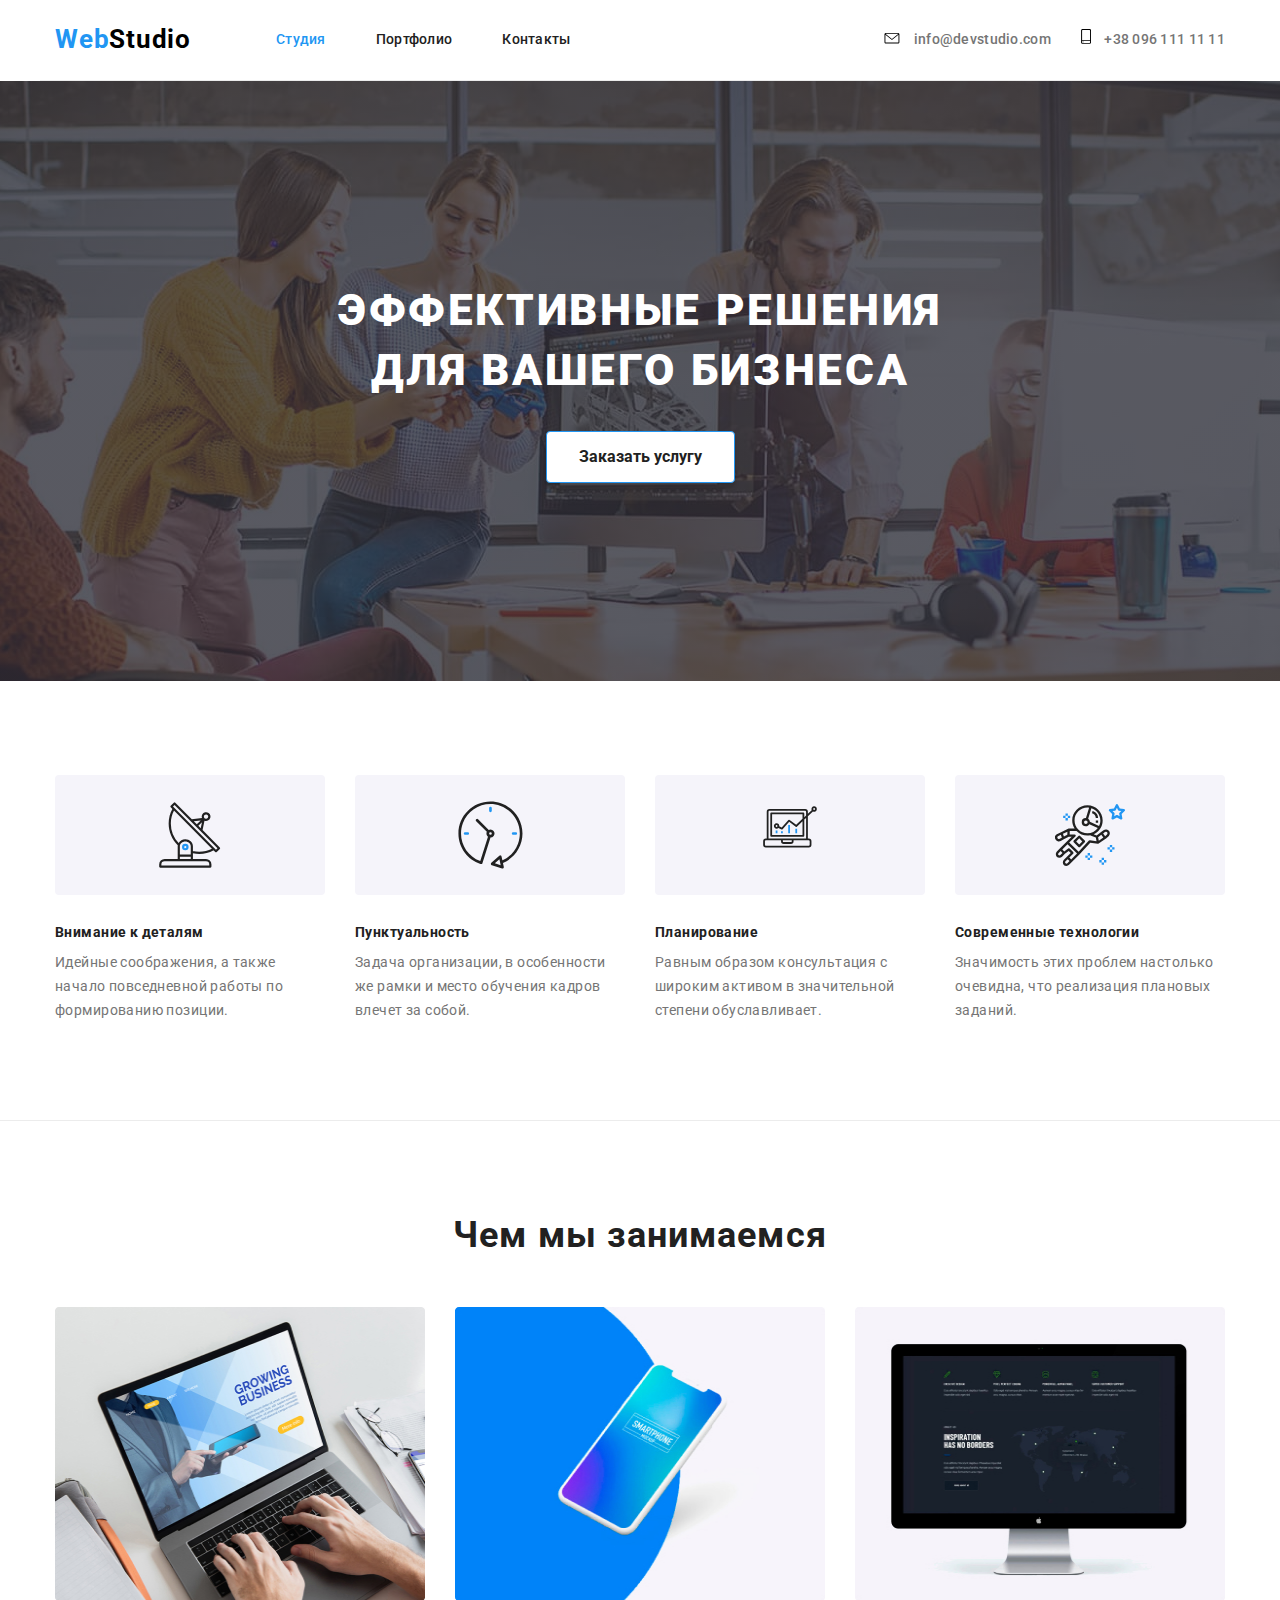
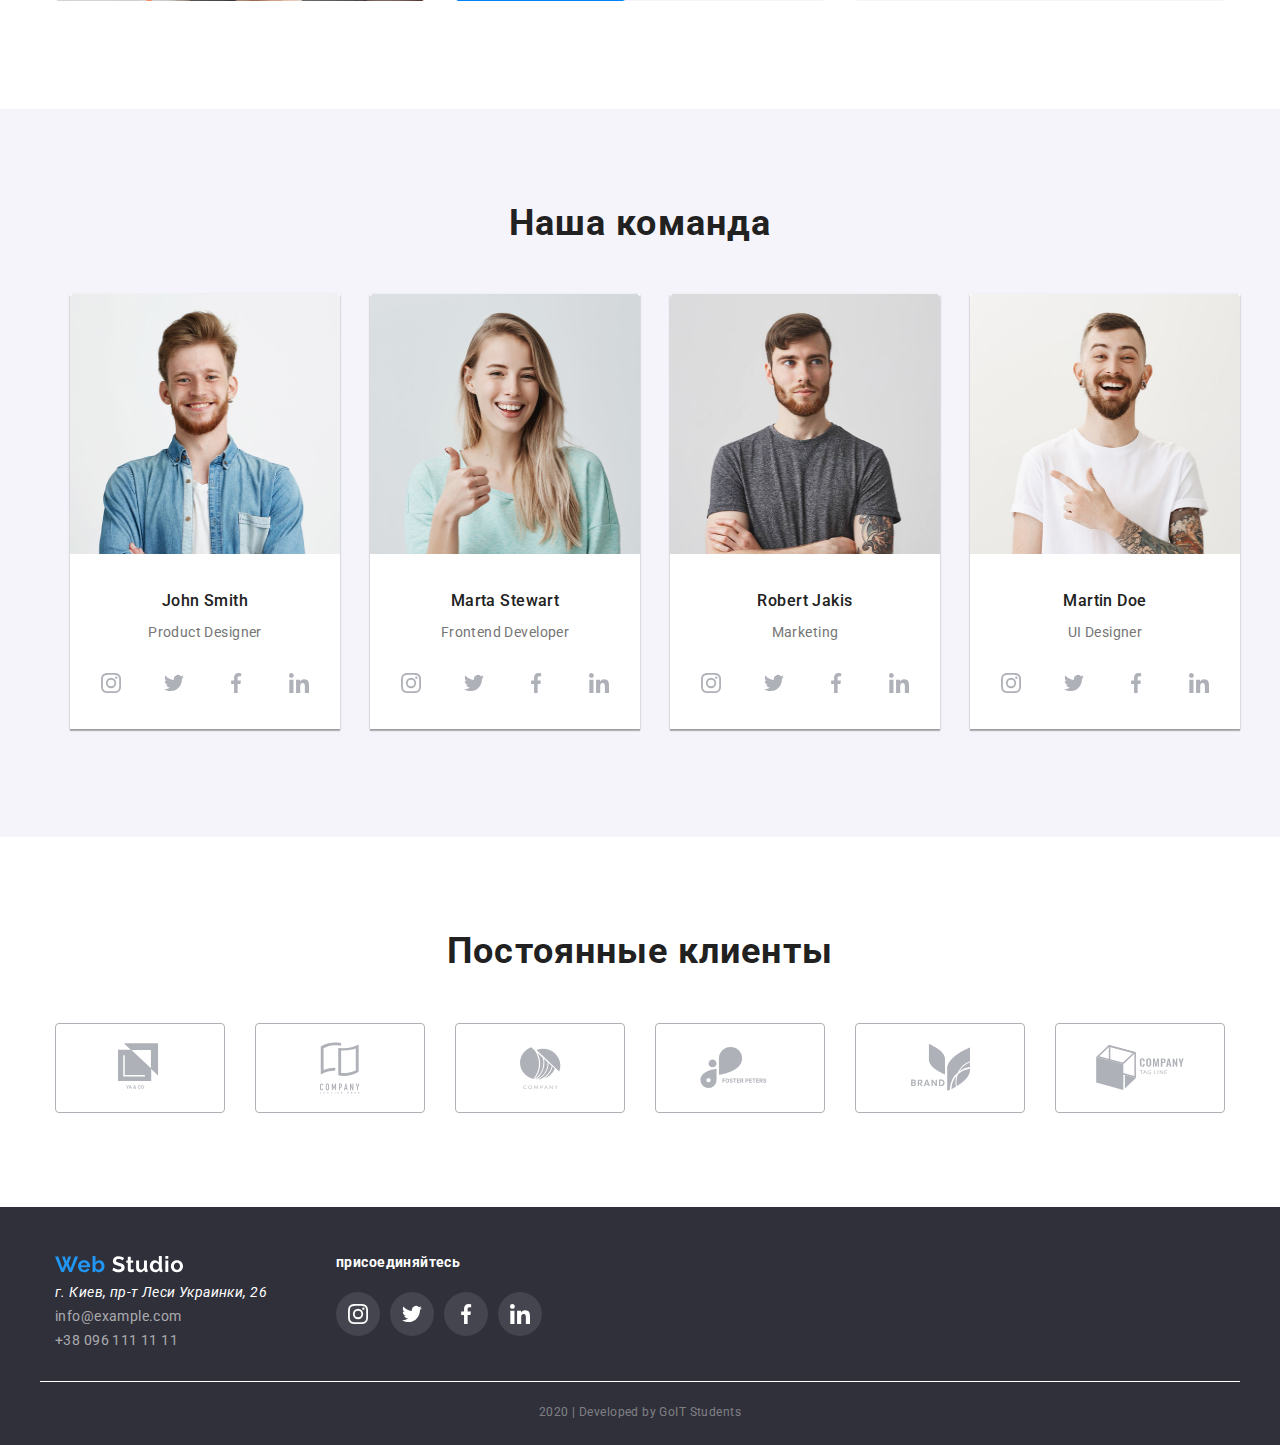
<file: index.html>
<!DOCTYPE html>
<html lang="ru">
  <head>
    <meta charset="UTF-8" />
    <meta name="viewport" content="width=device-width, initial-scale=1.0" />
    <title>Document</title>
    <link
      href="https://cdnjs.cloudflare.com/ajax/libs/modern-normalize/0.6.0/modern-normalize.min.css"
      rel="stylesheet"
    />
    <link rel="stylesheet" href="./css/style.css" />
    <link
      href="https://fonts.googleapis.com/css2?family=Roboto&display=swap"
      rel="stylesheet"
    />
  </head>
  <body class="page list">
    <!--Шапка сайта-->
    <header>
      <div class="conteiner main-nav">
        <nav class="nav-left">
          <a href="#" class="logo"
            ><p><span>Web</span>Studio</p></a
          >
          <!--навигация по сайту-->
          <ul class="site-nav list">
            <li class="item">
              <a href="./index.html" class="link current">Студия</a>
            </li>
            <li class="item">
              <a href="./portfolio.html" class="link">Портфолио</a>
            </li>
            <li class="item"><a href="#" class="link">Контакты</a></li>
          </ul>
        </nav>
        <!--контакты в шапке-->
        <ul class="site-contact list">
          <li class="item">
            <svg class="item-icon-mail">
              <use href="./images/symbol-contact.svg#icon-maill"></use>
            </svg>
            <a href="mailto:info@devstudio.com" class="link"
              >info@devstudio.com</a
            >
          </li>
          <li class="item">
            <svg class="item-icon-hone">
              <use href="./images/symbol-contact.svg#icon-hone"></use>
            </svg>
            <a href="tel:+380961111111" class="link">+38 096 111 11 11</a>
          </li>
        </ul>
      </div>
    </header>
    <main>
      <!--Герой-->
      <section class="hero section">
        <div class="hero-back">
          <h1 class="hero-title">
            эффективные решения <br />
            для вашего бизнеса
          </h1>
          <button type="button" class="btn">Заказать услугу</button>
        </div>
      </section>
      <!--преимущества-->
      <section class="section advan">
        <div class="conteiner">
          <h2 class="section-title list zorro">наши преимущества</h2>
          <ul class="advantages">
            <li class="advantages-list">
              <div class="pic-block">
                <svg class="pic-antenna">
                  <use href="./images/symbol-advantages.svg#icon-antenna"></use>
                </svg>
              </div>
              <h3 class="sub-title">Внимание к деталям</h3>
              <p>
                Идейные соображения, а также начало повседневной работы по
                формированию позиции.
              </p>
            </li>
            <li class="advantages-list">
              <div class="pic-block">
                <svg class="pic-clock">
                  <use href="./images/symbol-advantages.svg#icon-clock"></use>
                </svg>
              </div>
              <h3 class="sub-title">Пунктуальность</h3>
              <p>
                Задача организации, в особенности же рамки и место обучения
                кадров влечет за собой.
              </p>
            </li>
            <li class="advantages-list">
              <div class="pic-block">
                <svg class="pic-diagram">
                  <use href="./images/symbol-advantages.svg#icon-diagram"></use>
                </svg>
              </div>
              <h3 class="sub-title">Планирование</h3>
              <p>
                Равным образом консультация с широким активом в значительной
                степени обуславливает.
              </p>
            </li>
            <li class="advantages-list">
              <div class="pic-block">
                <svg class="pic-astronavt">
                  <use
                    href="./images/symbol-advantages.svg#icon-astronaut"
                  ></use>
                </svg>
              </div>
              <h3 class="sub-title">Современные технологии</h3>
              <p>
                Значимость этих проблем настолько очевидна, что реализация
                плановых заданий.
              </p>
            </li>
          </ul>
        </div>
      </section>
      <!--Наши работы-->
      <section class="section">
        <div class="conteiner">
          <h2 class="section-title">Чем мы занимаемся</h2>
          <ul class="works">
            <li class="works-list">
              <img
                src="./images/img.jpg"
                alt="ноутбук"
                width="370px"
                height="294px"
              />
              <a href="#" class="sub-title">Десктопные приложения</a>
            </li>
            <li class="works-list">
              <img
                src="./images/box.jpg"
                alt="смартфон"
                width="370px"
                height="294px"
              />
              <a href="#" class="sub-title">Мобильные приложения</a>
            </li>
            <li class="works-list">
              <img
                src="./images/img(1).jpg"
                alt="моноблок"
                width="370px"
                height="294px"
              />
              <a href="#" class="sub-title">Дизайнерские решения</a>
            </li>
          </ul>
        </div>
      </section>
      <!--Наша команда-->
      <section class="section personal">
        <div class="conteiner">
          <h2 class="section-title">Наша команда</h2>
          <ul class="comand conteiner">
            <li class="item">
              <img
                src="./images/foto1.jpg"
                alt="foto John Smith"
                width="270px"
                height="260px"
                class="pers-foto"
              />
              <h3 class="sub-title">John Smith</h3>
              <p>Product Designer</p>
              <div class="contact-person">
                <a href="#" class="pict">
                  <svg class="icon-insta" width="20" height="20">
                    <use href="./images/symbol-comand.svg#icon-instagram"></use>
                  </svg>
                </a>
                <a href="#" class="pict">
                  <svg class="icon-insta" width="20" height="20">
                    <use href="./images/symbol-comand.svg#icon-twitter"></use>
                  </svg>
                </a>
                <a href="#" class="pict">
                  <svg class="icon-insta" width="20" height="20">
                    <use href="./images/symbol-comand.svg#icon-facebook"></use>
                  </svg>
                </a>
                <a href="#" class="pict">
                  <svg class="icon-insta" width="20" height="20">
                    <use href="./images/symbol-comand.svg#icon-linkedin"></use>
                  </svg>
                </a>
              </div>
            </li>
            <li class="item">
              <img
                src="./images/foto2.jpg"
                alt="foto Marta Stewart"
                width="270px"
                height="260px"
                class="pers-foto"
              />
              <h3 class="sub-title">Marta Stewart</h3>
              <p>Frontend Developer</p>
              <div class="contact-person">
                <a href="#" class="pict">
                  <svg class="icon-insta" width="20" height="20">
                    <use href="./images/symbol-comand.svg#icon-instagram"></use>
                  </svg>
                </a>
                <a href="#" class="pict">
                  <svg class="icon-insta" width="20" height="20">
                    <use href="./images/symbol-comand.svg#icon-twitter"></use>
                  </svg>
                </a>
                <a href="#" class="pict">
                  <svg class="icon-insta" width="20" height="20">
                    <use href="./images/symbol-comand.svg#icon-facebook"></use>
                  </svg>
                </a>
                <a href="#" class="pict">
                  <svg class="icon-insta" width="20" height="20">
                    <use href="./images/symbol-comand.svg#icon-linkedin"></use>
                  </svg>
                </a>
              </div>
            </li>
            <li class="item">
              <img
                src="./images/foto3.jpg"
                alt="foto Robert Jakis"
                width="270px"
                height="260px"
                class="pers-foto"
              />
              <h3 class="sub-title">Robert Jakis</h3>
              <p>Marketing</p>
              <div class="contact-person">
                <a href="#" class="pict">
                  <svg class="icon-insta" width="20" height="20">
                    <use href="./images/symbol-comand.svg#icon-instagram"></use>
                  </svg>
                </a>
                <a href="#" class="pict">
                  <svg class="icon-insta" width="20" height="20">
                    <use href="./images/symbol-comand.svg#icon-twitter"></use>
                  </svg>
                </a>
                <a href="#" class="pict">
                  <svg class="icon-insta" width="20" height="20">
                    <use href="./images/symbol-comand.svg#icon-facebook"></use>
                  </svg>
                </a>
                <a href="#" class="pict">
                  <svg class="icon-insta" width="20" height="20">
                    <use href="./images/symbol-comand.svg#icon-linkedin"></use>
                  </svg>
                </a>
              </div>
            </li>
            <li class="item">
              <img
                src="./images/foto4.jpg"
                alt="foto Martin Doe"
                width="270px"
                height="260px"
                class="pers-foto"
              />
              <h3 class="sub-title">Martin Doe</h3>
              <p>UI Designer</p>
              <div class="contact-person">
                <a href="#" class="pict">
                  <svg class="icon-insta" width="20" height="20">
                    <use href="./images/symbol-comand.svg#icon-instagram"></use>
                  </svg>
                </a>
                <a href="#" class="pict">
                  <svg class="icon-insta" width="20" height="20">
                    <use href="./images/symbol-comand.svg#icon-twitter"></use>
                  </svg>
                </a>
                <a href="#" class="pict">
                  <svg class="icon-insta" width="20" height="20">
                    <use href="./images/symbol-comand.svg#icon-facebook"></use>
                  </svg>
                </a>
                <a href="#" class="pict">
                  <svg class="icon-insta" width="20" height="20">
                    <use href="./images/symbol-comand.svg#icon-linkedin"></use>
                  </svg>
                </a>
              </div>
            </li>
          </ul>
        </div>
      </section>
      <!--Клиены-->
      <section class="section clients">
        <div class="conteiner">
          <h2 class="section-title">Постоянные клиенты</h2>
          <ul class="clients-logo list">
            <li>
              <a class="client-pict" href="#">
                <div class="logo-client-block">
                  <svg class="client-logo" width="44.27px" height="49.23px">
                    <use href="./images/symbol-client.svg#icon-logo1"></use>
                  </svg>
                </div>
              </a>
            </li>
            <li>
              <a class="client-pict" href="#">
                <div class="logo-client-block">
                  <svg class="client-logo" width="40px" height="52px">
                    <use href="./images/symbol-client.svg#icon-logo2"></use>
                  </svg>
                </div>
              </a>
            </li>
            <li>
              <a class="client-pict" href="#">
                <div class="logo-client-block">
                  <svg class="client-logo" width="41px" height="42.6px">
                    <use href="./images/symbol-client.svg#icon-logo3"></use>
                  </svg>
                </div>
              </a>
            </li>
            <li>
              <a class="client-pict" href="#">
                <div class="logo-client-block">
                  <svg class="client-logo" width="79.66px" height="42.02px">
                    <use href="./images/symbol-client.svg#icon-logo4"></use>
                  </svg>
                </div>
              </a>
            </li>
            <li>
              <a class="client-pict" href="#">
                <div class="logo-client-block">
                  <svg class="client-logo" width="59px" height="47px">
                    <use href="./images/symbol-client.svg#icon-logo5"></use>
                  </svg>
                </div>
              </a>
            </li>
            <li>
              <a class="client-pict" href="#">
                <div class="logo-client-block">
                  <svg class="client-logo" width="88.48px" height="45.44px">
                    <use href="./images/symbol-client.svg#icon-logo6"></use>
                  </svg>
                </div>
              </a>
            </li>
          </ul>
        </div>
      </section>
    </main>
    <!--Подвал-->
    <footer>
      <section class="section-footer">
        <div class="footer-section conteiner">
          <!--Адресс фут-->
          <div class="adress">
            <a href="#"><img src="./images/WebStudio.svg" alt="logo" /></a>
            <address>
              <p class="street">г. Киев, пр-т Леси Украинки, 26</p>
            </address>
            <a href="mailto:info@example.com" class="contact"
              >info@example.com</a
            >
            <a href="tel:+380961111111" class="contact">+38 096 111 11 11</a>
          </div>
          <!--Соц сети-->
          <div class="doit">
            <h2 class="sub-title">присоединяйтесь</h2>
            <ul class="pict-foot list">
              <li class="cosial-pict">
                <a href="#" class="pict">
                  <svg class="icon-foot" width="20" height="20">
                    <use href="./images/symbol-comand.svg#icon-instagram"></use>
                  </svg>
                </a>
              </li>
              <li class="cosial-pict">
                <a href="#" class="pict">
                  <svg class="icon-foot" width="20" height="20">
                    <use href="./images/symbol-comand.svg#icon-twitter"></use>
                  </svg>
                </a>
              </li>
              <li class="cosial-pict">
                <a href="#" class="pict">
                  <svg class="icon-foot" width="20" height="20">
                    <use href="./images/symbol-comand.svg#icon-facebook"></use>
                  </svg>
                </a>
              </li>
              <li class="cosial-pict">
                <a href="#" class="pict">
                  <svg class="icon-foot" width="20" height="20">
                    <use href="./images/symbol-comand.svg#icon-linkedin"></use>
                  </svg>
                </a>
              </li>
            </ul>
          </div>
          <!--Форма Подписки-->
          <!--<div class="subscribe">
          <h2 class="sub-title">Подпишитесь на рассылку</h2>
        </div>-->
        </div>
      </section>
      <!--Создано-->
      <section class="cop">
        <p class="create conteiner">2020 | Developed by GoIT Students</p>
      </section>
    </footer>
  </body>
</html>
</file>
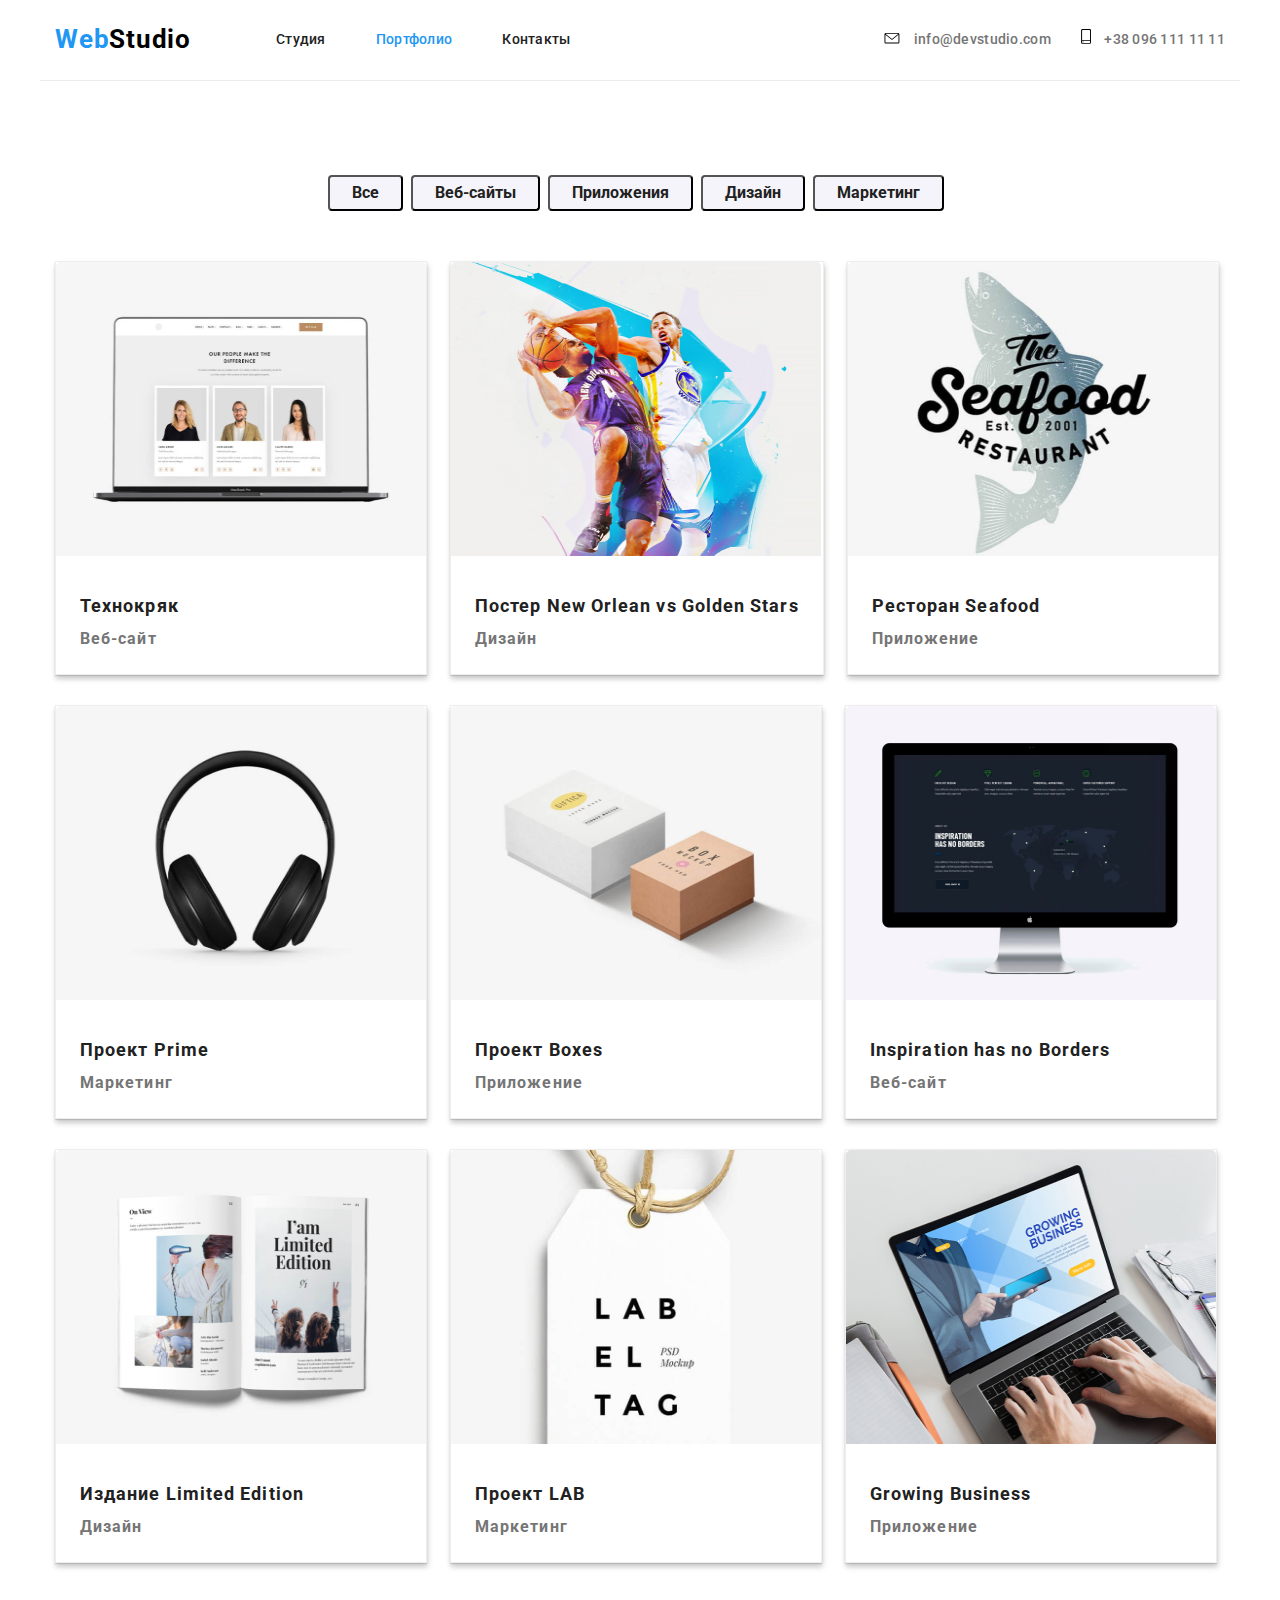
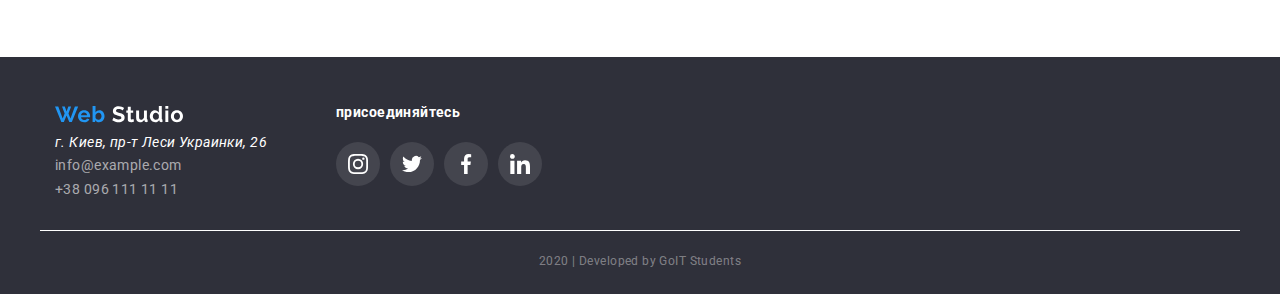
<file: portfolio.html>
<!DOCTYPE html>
<html lang="ru">
  <head>
    <meta charset="UTF-8" />
    <meta name="viewport" content="width=device-width, initial-scale=1.0" />
    <title>Document</title>
    <link
      href="https://cdnjs.cloudflare.com/ajax/libs/modern-normalize/0.6.0/modern-normalize.min.css"
      rel="stylesheet"
    />
    <link rel="stylesheet" href="./css/style.css" />
    <link
      href="https://fonts.googleapis.com/css2?family=Roboto&display=swap"
      rel="stylesheet"
    />
  </head>
  <body class="page list">
    <!--Шапка сайта-->
    <header>
      <div class="conteiner main-nav list">
        <nav class="nav-left">
          <a href="#" class="logo">
            <p><span>Web</span>Studio</p>
          </a>
          <!--навигация по сайту-->
          <ul class="site-nav list">
            <li class="item">
              <a href="./index.html" class="link">Студия</a>
            </li>
            <li class="item">
              <a href="./portfolio.html" class="link current">Портфолио</a>
            </li>
            <li class="item"><a href="#" class="link">Контакты</a></li>
          </ul>
        </nav>
        <!--контакты в шапке-->
        <ul class="site-contact list">
          <li class="item">
            <svg class="item-icon-mail">
              <use href="./images/symbol-contact.svg#icon-maill"></use>
            </svg>
            <a href="mailto:info@devstudio.com" class="link"
              >info@devstudio.com</a
            >
          </li>
          <li class="item">
            <svg class="item-icon-hone">
              <use href="./images/symbol-contact.svg#icon-hone"></use>
            </svg>
            <a href="tel:+380961111111" class="link">+38 096 111 11 11</a>
          </li>
        </ul>
      </div>
    </header>
    <main>
      <h1 class="zorro">Наши работы</h1>
      <section class="section filt">
        <div class="conteiner">
          <!--Фильтры-->
          <h2 class="zorro">Фильтры</h2>
          <ul class="filter list">
            <li>
              <button type="button" class="btn"><span>Все</span></button>
            </li>
            <li><button type="button" class="btn">Веб-сайты</button></li>
            <li><button type="button" class="btn">Приложения</button></li>
            <li><button type="button" class="btn">Дизайн</button></li>
            <li><button type="button" class="btn">Маркетинг</button></li>
          </ul>
        </div>
      </section>
      <section class="galery-item">
        <!--Примеры -->

        <h2 class="zorro">примеры выполненных работ</h2>
        <div class="galery conteiner">
          <ul class="example list">
            <li class="card">
              <a href="#" class="example-link">
                <img
                  src="./images/img(6).jpg"
                  alt="визуализация Веб-сайта
            Технокряк"
                  width="370"
                  height="294"
                />
                <div class="client-name">
                  <h3 class="sub-title">Технокряк</h3>
                  <p>Веб-сайт</p>
                  <!-- <p>
                Технокряк это современная площадка распространения коронавируса.
                Компании используют эту платформу для цифрового шпионажа и атак
                на защищённые сервера конкурентов.
              </p> -->
                </div>
              </a>
            </li>
            <li class="card">
              <a href="#" class="example-link">
                <img
                  src="./images/img(7).jpg"
                  alt="постер созданный для
            спортивного мероприятия"
                  width="370"
                  height="294"
                />
                <div class="client-name">
                  <h3 class="sub-title">Постер New Orlean vs Golden Stars</h3>
                  <p>Дизайн</p>
                  <!--<p>
                Технокряк это современная площадка распространения коронавируса.
                Компании используют эту платформу для цифрового шпионажа и атак
                на защищённые сервера конкурентов.
              </p>-->
                </div>
              </a>
            </li>
            <li class="card">
              <a href="#" class="example-link">
                <img
                  src="./images/img(8).jpg"
                  alt="визуализация приложения для
            ресторана"
                  width="370"
                  height="294"
                />
                <div class="client-name">
                  <h3 class="sub-title">Ресторан Seafood</h3>
                  <p>Приложение</p>
                  <!--<p>
                Технокряк это современная площадка распространения коронавируса.
                Компании используют эту платформу для цифрового шпионажа и атак
                на защищённые сервера конкурентов.
              </p> -->
                </div>
              </a>
            </li>
            <li class="card">
              <a href="#" class="example-link">
                <img
                  src="./images/img(9).jpg"
                  alt="пример промо для проэкта"
                  width="370"
                  height="294"
                />
                <div class="client-name">
                  <h3 class="sub-title">Проект Prime</h3>
                  <p>Маркетинг</p>
                  <!--<p>
                Технокряк это современная площадка распространения коронавируса.
                Компании используют эту платформу для цифрового шпионажа и атак
                на защищённые сервера конкурентов.
              </p> -->
                </div>
              </a>
            </li>
            <li class="card">
              <a href="#" class="example-link">
                <img
                  src="./images/img(10).jpg"
                  alt="визуализация приложения для
            доставки"
                  width="370"
                  height="294"
                />
                <div class="client-name">
                  <h3 class="sub-title">Проект Boxes</h3>
                  <p>Приложение</p>
                  <!--<p>
                Технокряк это современная площадка распространения коронавируса.
                Компании используют эту платформу для цифрового шпионажа и атак
                на защищённые сервера конкурентов.
              </p> -->
                </div>
              </a>
            </li>
            <li class="card">
              <a href="#" class="example-link">
                <img
                  src="./images/img(11).jpg"
                  alt="визуализация Веб-сайта
            Inspiration has no Borders"
                  width="370"
                  height="294"
                />
                <div class="client-name">
                  <h3 class="sub-title">Inspiration has no Borders</h3>
                  <p>Веб-сайт</p>
                  <!--<p>
                Технокряк это современная площадка распространения коронавируса.
                Компании используют эту платформу для цифрового шпионажа и атак
                на защищённые сервера конкурентов.
              </p> -->
                </div>
              </a>
            </li>
            <li class="card">
              <a href="#" class="example-link">
                <img
                  src="./images/img(12).jpg"
                  alt="пример дизайна для журнала"
                  width="370"
                  height="294"
                />
                <div class="client-name">
                  <h3 class="sub-title">Издание Limited Edition</h3>
                  <p>Дизайн</p>
                  <!--<p>
                Технокряк это современная площадка распространения коронавируса.
                Компании используют эту платформу для цифрового шпионажа и атак
                на защищённые сервера конкурентов.
              </p> -->
                </div>
              </a>
            </li>
            <li class="card">
              <a href="#" class="example-link">
                <img
                  src="./images/img(13).jpg"
                  alt="визуализация Веб-сайта
            Технокряк"
                  width="370"
                  height="294"
                />
                <div class="client-name">
                  <h3 class="sub-title">Проект LAB</h3>
                  <p>Маркетинг</p>
                  <!--<p>
                Технокряк это современная площадка распространения коронавируса.
                Компании используют эту платформу для цифрового шпионажа и атак
                на защищённые сервера конкурентов.
              </p> -->
                </div>
              </a>
            </li>
            <li class="card">
              <a href="#" class="example-link">
                <img
                  src="./images/img(14).jpg"
                  alt="визуализация приложения для
            ПК"
                  width="370"
                  height="294"
                />
                <div class="client-name">
                  <h3 class="sub-title">Growing Business</h3>
                  <p>Приложение</p>
                  <!-- <p>
                Технокряк это современная площадка распространения коронавируса.
                Компании используют эту платформу для цифрового шпионажа и атак
                на защищённые сервера конкурентов.
              </p> -->
                </div>
              </a>
            </li>
          </ul>
        </div>
      </section>
    </main>
    <footer>
      <section class="section-footer">
        <div class="footer-section conteiner">
          <!--Адресс фут-->
          <div class="adress">
            <a href="#"><img src="./images/WebStudio.svg" alt="logo" /></a>
            <address>
              <p class="street">г. Киев, пр-т Леси Украинки, 26</p>
            </address>
            <a href="mailto:info@example.com" class="contact"
              >info@example.com</a
            >
            <a href="tel:+380961111111" class="contact">+38 096 111 11 11</a>
          </div>
          <!--Соц сети-->
          <div class="doit">
            <h2 class="sub-title">присоединяйтесь</h2>
            <ul class="pict-foot list">
              <li class="cosial-pict">
                <a href="#" class="pict">
                  <svg class="icon-foot" width="20" height="20">
                    <use href="./images/symbol-comand.svg#icon-instagram"></use>
                  </svg>
                </a>
              </li>
              <li class="cosial-pict">
                <a href="#" class="pict">
                  <svg class="icon-foot" width="20" height="20">
                    <use href="./images/symbol-comand.svg#icon-twitter"></use>
                  </svg>
                </a>
              </li>
              <li class="cosial-pict">
                <a href="#" class="pict">
                  <svg class="icon-foot" width="20" height="20">
                    <use href="./images/symbol-comand.svg#icon-facebook"></use>
                  </svg>
                </a>
              </li>
              <li class="cosial-pict">
                <a href="#" class="pict">
                  <svg class="icon-foot" width="20" height="20">
                    <use href="./images/symbol-comand.svg#icon-linkedin"></use>
                  </svg>
                </a>
              </li>
            </ul>
          </div>
          <!--Форма Подписки-->
          <!--<div class="subscribe">
              <h2 class="sub-title">Подпишитесь на рассылку</h2>
            </div>-->
        </div>
      </section>
      <!--Создано-->
      <section class="cop">
        <p class="create conteiner">2020 | Developed by GoIT Students</p>
      </section>
    </footer>
  </body>
</html>
</file>
<file: css/style.css>
/*палитра цветов*/
:root {
  --primary-text-color: #757575;
  --secondary-text-color: #212121;
  --white-color: #ffffff;
  --adress-text-color: rgba(255, 255, 255, 0.6);
  --primary-bcg-color: #ffffff;
  --secondary-bcg-color: #f5f4fa;
  --footer-bcg-color: #2f303a;
  --accent-color: #2196f3;
  --hero-bcg-color: rgba(47, 48, 58, 0.8);
}

/*общий для боди*/
.page {
  background-color: var(--primary-bcg-color);
  color: var(--primary-text-color);
  font-family: "Roboto", sans-serif;
  letter-spacing: 0.03em;
  font-size: 14px;
  line-height: 1.71;
}

/*убираем маржин у заголовков*/
h1,
h2,
h3,
h4,
h5,
p {
  margin: 0px;
}

/*утилита для сброса внешних и внутренних отступов и стилей списка*/
.list {
  list-style: none;
  margin: 0;
  padding: 0;
}

.zorro {
  display: none;
}

/*секция*/
.section {
  padding-bottom: 94px;
  padding-top: 94px;
}

/*общий для секций*/
.section-title {
  color: #212121;
  font-weight: 700;
  font-size: 36px;
  line-height: 1.16;
  text-align: center;
  letter-spacing: 0.03em;
}
/*левая часть навигации*/
.nav-left {
  display: flex;
  align-items: center;
}

.nav-left .logo {
  margin-top: 24px;
  margin-bottom: 25px;
}

.nav-left span {
  color: var(--accent-color);
}

/*Лого*/
.logo {
  display: flex;
  font-weight: 700;
  font-size: 26px;
  line-height: 1.14;
  letter-spacing: 0.03em;
  color: black;
  text-decoration: none;
}

/*навигация по сайту*/
.main-nav {
  display: flex;
  align-items: center;
  border-bottom: 1px solid #ececec;
}

.site-nav {
  display: flex;
}

.site-nav .item {
  margin-right: 50px;
}

.site-nav .item:first-child {
  margin-left: 85px;
}

/*очистка крайней геометрии (убираем отступ)*/
.site-nav .item:last-child {
  margin-right: 0px;
}

.site-nav .link {
  display: block;
  padding-bottom: 32px;
  padding-top: 32px;

  color: var(--secondary-text-color);
  text-decoration: none;
  font-weight: 500;
  line-height: 1.14;
  letter-spacing: 0.02em;
}

.site-nav .link:hover,
.site-nav .link:focus {
  color: var(--accent-color);
  padding-bottom: 28px;
  border-bottom: 4px solid var(--accent-color);
}

.site-nav .link.current {
  color: var(--accent-color);
}

/*контакты в шапке*/
.item-icon-mail {
  width: 16px;
  height: 11.2px;
  margin-right: 10px;
}
.item-icon-hone {
  width: 10px;
  height: 14.94px;
  margin-right: 10px;
}
.site-contact {
  display: flex;
  margin-left: auto;
}

.site-contact .item + .item {
  margin-left: 30px;
}

.site-contact .link {
  padding-bottom: 28px;
  padding-top: 36px;

  text-decoration: none;
  color: var(--primary-text-color);
  font-weight: 500;
  line-height: 1.14;
  letter-spacing: 0.02em;
}

.site-contact .link:hover,
.site-contact .link:focus {
  color: var(--accent-color);
}
.site-contact .item:hover,
.site-contact .item:focus {
  fill: var(--accent-color);
}

/*Герой*/
.hero-back {
  height: 600px;
  max-width: 1600px;
  margin-left: auto;
  margin-right: auto;
  background-image: linear-gradient(
      to right,
      rgba(47, 48, 58, 0.8),
      rgba(47, 48, 58, 0.8)
    ),
    url(../images/Headerimg.jpg);
  background-repeat: no-repeat;
  background-size: cover;
  background-position: center;
}
.hero {
  /*background-color: var(--hero-bcg-color);*/
  text-align: center;
}
.hero {
  padding-top: 0px;
  padding-bottom: 0px;
}
.hero-title {
  padding-top: 200px;
  padding-bottom: 30px;
  color: var(--white-color);
  font-weight: 900;
  font-size: 44px;
  line-height: 1.36;
  letter-spacing: 0.06em;
  text-transform: uppercase;
}
.hero .btn {
  padding: 10px 32px 10px 32px;
  box-shadow: 0px 4px 4px rgba(0, 0, 0, 0.15);
  border-radius: 4px;
  margin-bottom: 200px;
  border: 1px solid var(--accent-color);
  color: var(--secondary-text-color);
  background: var(--white-color);
  font-family: inherit;
  font-weight: 700;
  font-size: 16px;
  line-height: 1.87;
}
.hero .btn:hover,
.hero .btn:focus {
  color: var(--white-color);
  background: var(--accent-color);
}

/*преимущества*/
.pic-antenna {
  height: 70px;
  width: 65.32px;
  margin-top: 25px;
  margin-bottom: 25px;
}
.pic-clock {
  height: 70px;
  width: 66.96px;
  margin-top: 25px;
  margin-bottom: 25px;
}
.pic-diagram {
  height: 53.69px;
  width: 70px;
  margin-top: 25px;
  margin-bottom: 25px;
}
.pic-astronavt {
  height: 70px;
  width: 70px;
  margin-top: 25px;
  margin-bottom: 25px;
}
.pic-block {
  height: 120px;
  width: 270px;
  background: #f5f4fa;
  border-radius: 4px;
  margin-bottom: 30px;
}

.advan {
  border-bottom: 1px solid #ececec;
}

.advantages {
  display: flex;
  list-style: none;
  margin: 0;
  padding: 0;
  text-align: center;
}

.advantages .sub-title {
  color: var(--secondary-text-color);
  font-weight: 700;
  font-size: 14px;
  line-height: 1.14;
  letter-spacing: 0.03em;
  text-align: left;
  margin-bottom: 10px;
}
.advantages-list {
  align-items: center;
  margin-left: 30px;
  width: 270px;
  height: 251px;
}
.advantages-list:first-child {
  margin-left: 0;
}

.advantages-list p {
  text-align: left;
}

/*Наши работы*/
.works-list {
  width: 370px;
  height: 294px;
  margin-right: 30px;
}
.works-list:last-child {
  margin-right: 0px;
}

.works {
  display: flex;
  list-style: none;
  margin-top: 50px;
  padding: 0px;
}

.works .sub-title {
  color: var(--white-color);
  text-decoration: none;
}
.works .sub-title:hover,
.works .sub-title:focus {
  color: var(--accent-color);
}

/*Наша команда*/
.personal {
  background-color: var(--secondary-bcg-color);
}

.personal .section-title {
  font-weight: 700;
  font-size: 36px;
  line-height: 1.16;
  text-align: center;
  margin-bottom: 50px;
  color: #212121;
}
.comand {
  display: flex;
  list-style: none;
  padding: 0px;
}
.comand .item {
  align-items: flex-end;
  margin-right: 30px;
  background-color: var(--white-color);
  box-shadow: 0px 2px 1px rgba(0, 0, 0, 0.2), 0px 1px 1px rgba(0, 0, 0, 0.14),
    0px 1px 3px rgba(0, 0, 0, 0.12);
}

.comand .item h3 {
  margin-bottom: 10px;
}

.comand .item:last-child {
  margin-right: 0px;
}
.comand .sub-title {
  color: var(--secondary-text-color);
  font-weight: 500;
  font-size: 16px;
  line-height: 1.18;
  text-align: center;
}
.comand p {
  text-align: center;
  margin-bottom: 16px;
}
.comand .pict {
  display: flex;
  color: #afb1b8;
  border-radius: 50%;
}
.comand .pict:hover,
.comand .pict:focus {
  background-color: var(--accent-color);
  color: var(--white-color);
}

.icon-insta {
  fill: currentColor;
  display: block;
}

.contact-person {
  display: flex;
  align-items: flex-start;
  justify-content: space-evenly;
  padding-bottom: 24px;
}

.contact-person .pict {
  align-items: center;
  width: 44px;
  height: 44px;
  padding-left: 12px;
  padding-right: 12px;
}

/*.comand .pict img {
  margin: 12px;
}*/
/*.icon-insta {
  padding: 12 12 12 12;
  width: 20px;
  height: 20px;
  fill: #afb1b8;
}*/
/*.icon-insta:hover,
.icon-insta:focus {
  fill: #ffffff;
}*/

.comand .pict:last-child {
  margin-right: 0px;
}

/*.contact-person {
  display: flex;
  align-items: flex-start;
  width: 207px;
  height: 44px;
  margin-left: 32px;
  margin-bottom: 24px;
}*/

/*.comand .pict:hover,
.comand .pict:focus {
  background-color: var(--accent-color);
  height: 44px;
  width: 44px;
  border: 1px solid var(--accent-color);
  border-radius: 20px;
}*/

.pers-foto {
  margin-bottom: 30px;
}
/*Клиены*/

.logo-client-block:hover,
.logo-client-block:focus {
  color: var(--accent-color);
}

.logo-client-block {
  color: #afb1b8;
  display: flex;
  align-items: center;
  justify-content: space-evenly;
  border: 1px solid currentColor;
  border-radius: 4px;
  width: 170px;
  height: 90px;
}
.clients-logo {
  display: flex;
  list-style: none;
  margin-right: 0px;
  padding: 0px;
}
.client-logo {
  fill: currentColor;
}

.clients-logo li {
  margin-right: 30px;
  display: block;
}

.clients-logo li:last-child {
  margin-right: 0px;
}

.clients .section-title {
  margin-bottom: 50px;
}
/*футер*/
/*Адресс фут*/

footer {
  background: var(--footer-bcg-color);
}

.adress .street {
  color: var(--white-color);
  /* or 171% */

  letter-spacing: 0.03em;
}
.contact {
  flex: block;
}

.adress .contact {
  color: var(--adress-text-color);
  text-decoration: none;
}

/*Соц сети*/
.icon-foot {
  fill: currentColor;
  display: block;
}

.pict-foot .pict {
  color: var(--white-color);
}

.cosial-pict {
  display: flex;
  align-items: center;
  margin-right: 10px;
  width: 44px;
  height: 44px;
  background-color: rgba(255, 255, 255, 0.1);
  border-radius: 50%;
  padding-left: 12px;
  padding-right: 12px;
}

.cosial-pict:hover,
.cosial-pict:focus {
  color: var(--white-color);
  background-color: var(--accent-color);
}

.doit {
  display: flex;
  flex-direction: column;
  margin-left: 69px;
}

.adress {
  display: flex;
  flex-direction: column;
}

.doit .sub-title {
  display: inline-block;
  color: var(--white-color);
  font-weight: 700;
  font-size: 14px;
  line-height: 1.14;
  margin-bottom: 21px;
}

.cosial-pict:last-child {
  margin-right: 0px;
}

/*Форма Подписки*/

.subscribe .sub-title {
  color: var(--white-color);
  font-weight: 700;
  font-size: 14px;
  line-height: 1.14;
}

/*Создано*/

.create {
  color: rgba(255, 255, 255, 0.4);
  font-size: 12px;
  line-height: 24px;
  text-align: center;
  padding-top: 18px;
  padding-bottom: 21px;
}

/*Фильтры*/
.filter {
  list-style: none;
}
.filter .btn {
  color: var(--secondary-text-color);
  background: var(--secondary-bcg-colora);
  font-family: inherit;
}
.filter .btn:hover,
.filter .btn:focus {
  color: var(--white-color);
  background: var(--accent-color);
}
/*Примеры*/
.example .sub-title {
  color: var(--secondary-text-color);
}
.example {
  list-style: none;
  display: flex;
  flex-wrap: wrap;
}
.card:nth-child(3n + 3) {
  margin-right: 0px;
}
.card:nth-last-child(-n + 3) {
  /*n + 3*/
  margin-bottom: 0px;
}
.example-link {
  text-decoration: none;
  font-family: Roboto;
  font-weight: 700;
  font-size: 18px;
  line-height: 2;
  letter-spacing: 0.06em;
}
.card {
  margin-right: 23px;
  margin-bottom: 30px;
  border: 1px solid #eeeeee;
  box-shadow: 1px 4px 6px rgba(0, 0, 0, 0.16), 0px 4px 4px rgba(0, 0, 0, 0.06),
    0px 1px 1px rgba(0, 0, 0, 0.12);
}
.example .sub-title {
  font-size: 18px;
  line-height: 2;
}
.example p {
  color: var(--primary-text-color);
  font-size: 16px;
  line-height: 1.87;
}

/*Работа с блоками*/
.conteiner {
  width: 1200px;
  padding-left: 15px;
  padding-right: 15px;
  margin-left: auto;
  margin-right: auto;
}

.footer-section {
  display: flex;
}

.pict-foot {
  display: flex;
}

.doit .sub-title {
  text-align: start;
}

.footer-section .conteiner {
  padding-top: 48px;
}

.section-footer {
  padding-bottom: 28px;
  padding-top: 48px;
}

.filter {
  display: flex;
  justify-content: center;
}

.filter .btn {
  color: var(--secondary-text-color);
  font-family: inherit;
  font-weight: 700;
  font-size: 16px;
  line-height: 1.87;
  padding-left: 22px;
  padding-right: 22px;
  margin-right: 8px;
  align-items: center;
  background: #f5f4fa;
  border-radius: 4px;
}
.filt {
  padding-top: 94px;
  padding-bottom: 50px;
}

.galery-item {
  padding-top: 0px;
  padding-bottom: 94px;
}

.client-name {
  padding: 20px 24px 20px 24px;
}

.create {
  border-top: 1px solid var(--white-color);
}
</file>
